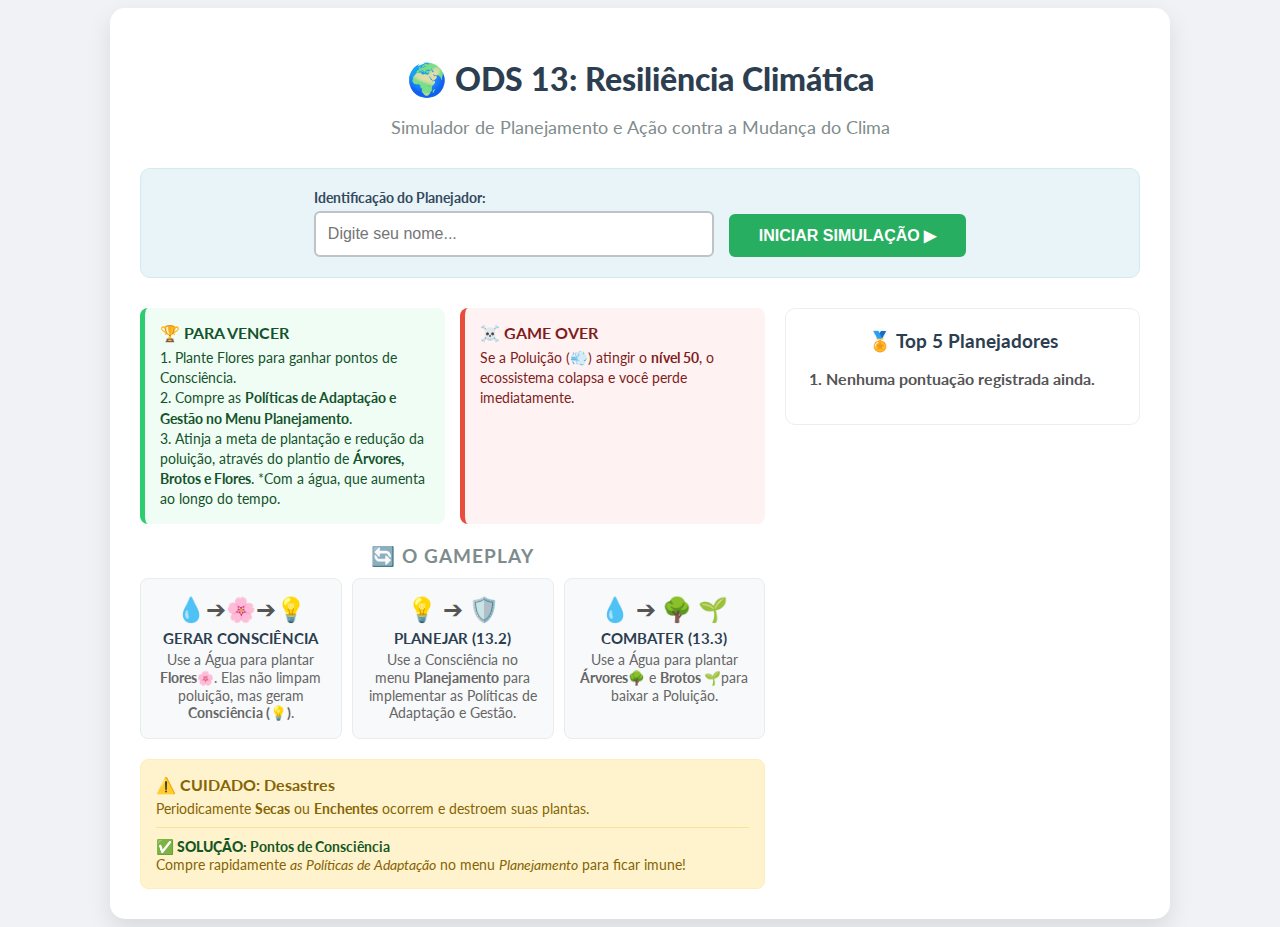
<file: index.html>
<!DOCTYPE html>
<html lang="pt-br">
<head>
    <meta charset="UTF-8">
    <meta name="viewport" content="width=device-width, initial-scale=1.0">
    <title>Início - Resiliência Climática</title>
    
    <link rel="preconnect" href="https://fonts.googleapis.com">
    <link rel="preconnect" href="https://fonts.gstatic.com" crossorigin>
    <link href="https://fonts.googleapis.com/css2?family=Lato:wght@300;400;700;900&display=swap" rel="stylesheet">
    
    <link rel="stylesheet" href="css/main.css">
    
    <script src="js/main.js" defer></script>
</head>
<body>

    <div class="container">
        <header>
            <h1>🌍 ODS 13: Resiliência Climática</h1>
            <p>Simulador de Planejamento e Ação contra a Mudança do Clima</p>
        </header>

        <main>
            <div class="start-section">
                <div class="input-wrapper">
                    <label for="player-name">Identificação do Planejador:</label>
                    <input type="text" id="player-name" placeholder="Digite seu nome...">
                </div>
                <button id="start-button">INICIAR SIMULAÇÃO ▶</button>
            </div>

            <div class="content-wrapper">
                
                <div class="rules-section">
                    
                    <div class="game-status-bar">
                        <div class="status-box win">
                            <h3>🏆 PARA VENCER</h3>
                            <p>1. Plante Flores para ganhar pontos de Consciência.<br>
                               2. Compre as <strong> Políticas de Adaptação e Gestão no Menu Planejamento</strong>.<br>
                               3. Atinja a meta de plantação e redução da poluição, através do plantio de <strong> Árvores, Brotos e Flores</strong>. *Com a água, que aumenta ao longo do tempo.<br>
                        </div>
                        <div class="status-box lose">
                            <h3>☠️ GAME OVER</h3>
                            <p>Se a Poluição (💨) atingir o <strong>nível 50</strong>, o ecossistema colapsa e você perde imediatamente.</p>
                        </div>
                    </div>

                    <h2 class="section-title">🔄 O Gameplay</h2>
                    <div class="game-cycle">
                        
                        <div class="step-card">
                            <div class="step-icon" style="white-space: nowrap;">💧➔🌸➔💡</div>
                            <h4>GERAR CONSCIÊNCIA</h4>
                            <p>Use a Água para plantar <strong>Flores</strong>🌸. Elas não limpam poluição, mas geram <strong>Consciência (💡)</strong>.</p>
                        </div>

                        <div class="step-card">
                            <div class="step-icon">💡 ➔ 🛡️</div>
                            <h4>PLANEJAR (13.2)</h4>
                            <p>Use a Consciência no menu <strong>Planejamento</strong> para implementar as Políticas de Adaptação e Gestão.</p>
                        </div>

                        <div class="step-card">
                            <div class="step-icon">💧 ➔ 🌳 🌱</div>
                            <h4>COMBATER (13.3)</h4>
                            <p>Use a Água para plantar <strong>Árvores🌳</strong> e <strong>Brotos 🌱</strong>para baixar a Poluição.</p>
                        </div>
                    </div>

                    <div class="alert-box">
                        <h3>⚠️ CUIDADO: Desastres</h3>
                        <p>Periodicamente <strong>Secas</strong> ou <strong>Enchentes</strong> ocorrem e destroem suas plantas.</p>
                        <hr>
                        <p class="solution"><strong>✅ SOLUÇÃO:</strong> Pontos de Consciência</p>
                        <p>Compre rapidamente <em> as Políticas de Adaptação</em> no menu <em>Planejamento</em>  para ficar imune!</p>
                    </div>

                </div>

                <div class="ranking-section">
                    <h2>🏅 Top 5 Planejadores</h2>
                    <ol id="ranking-list">
                        <li class="no-score">Nenhum registro ainda.</li>
                    </ol>
                </div>
                
            </div> 
        </main>
    </div>

</body>
</html>
</file>
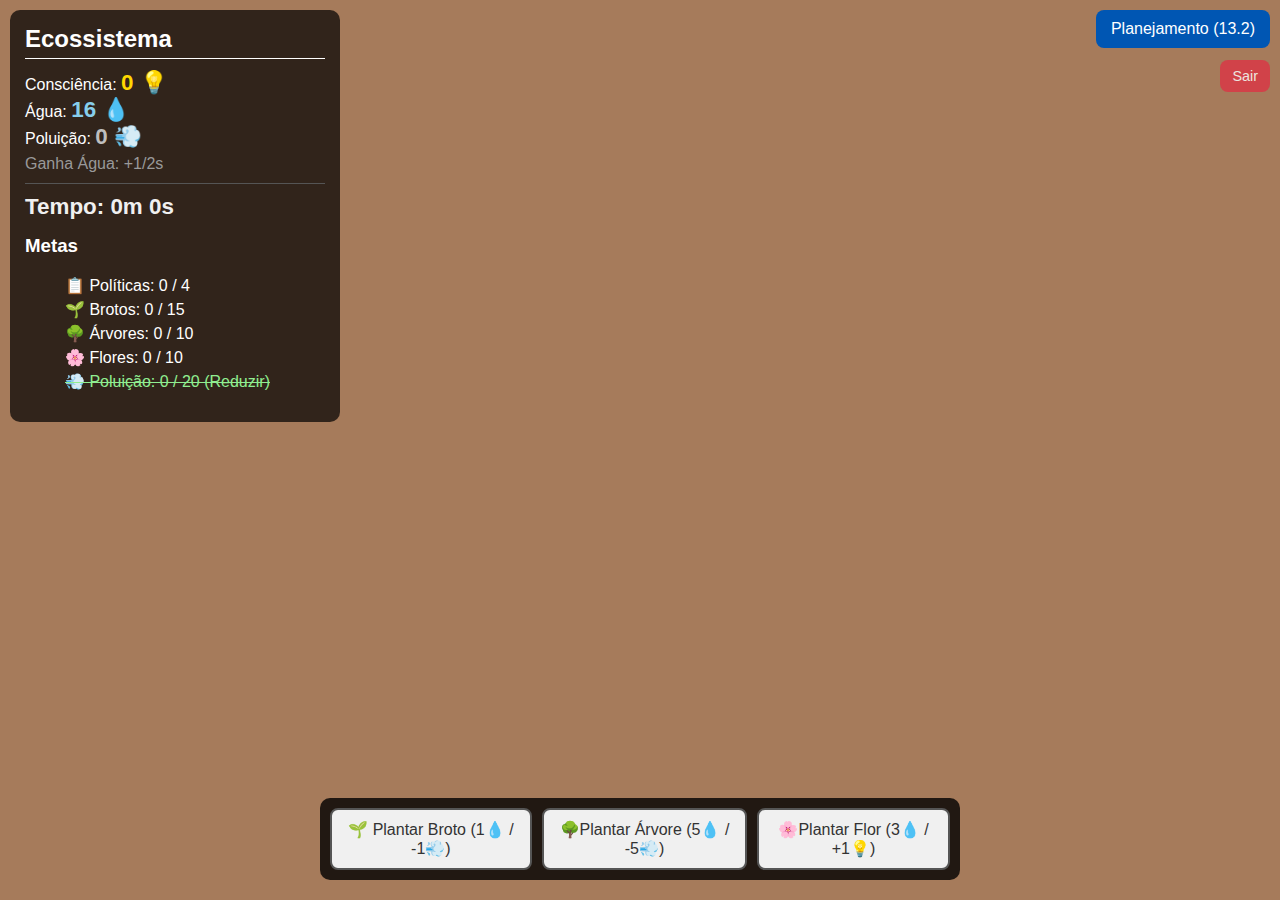
<file: game.html>
<!DOCTYPE html>
<html lang="pt-br">
<head>
    <meta charset="UTF-8">
    <meta name="viewport" content="width=device-width, initial-scale=1.0">
    <title>Jogando - Um simulador de Gerenciamento e Planejamento de Políticas</title>
    
    <link rel="stylesheet" href="css/game.css">
    
    <script src="js/game.js" defer></script>
</head>
<body>

    <audio id="plantSound" src="https://www.soundjay.com/buttons/sounds/button-10.mp3" preload="auto"></audio>
    <audio id="waterGainSound" src="https://www.soundjay.com/misc/sounds/water-drop-1.mp3" preload="auto"></audio>
    <audio id="pollutionSound" src="https://www.soundjay.com/human/sounds/cough-2.mp3" preload="auto"></audio>
    <audio id="droughtSound" src="https://www.soundjay.com/misc/sounds/fart-01.mp3" preload="auto"></audio>
    <audio id="winSound" src="https://www.soundjay.com/human/sounds/applause-2.mp3" preload="auto"></audio>
    <audio id="eventSound" src="https://www.soundjay.com/misc/sounds/bell-ringing-01.mp3" preload="auto"></audio>
    
    <div id="game-container">
        <div id="irrigation-visual" class="infrastructure-visual">
            <div class="pipe main-pipe"></div>
            <div class="pipe sprinkler-1"></div>
            <div class="pipe sprinkler-2"></div>
        </div>
        <div id="walls-visual" class="infrastructure-visual">
            <div class="wall wall-left"></div>
            <div class="wall wall-right"></div>
         </div>
        <div id="pollution-overlay"></div>
        <div id="ui-panel">
            <h2>Ecossistema</h2>
            <div>Consciência: <span id="awareness-display">0 💡</span></div>
            <div>Água: <span id="resource-display">15 💧</span></div>
            <div>Poluição: <span id="pollution-display">0 💨</span></div>
            <div id="bonus-display">Bônus Água: (Inativo 🐝)</div>
            
            <div id="timer-display">Tempo: 0m 0s</div>
            
            <h3 style="margin-top: 15px;">Metas</h3>
            <ul id="goals-display">
                <li id="goal-planning">📋 Políticas: 0 / 4</li>
                
                <li id="goal-sapling">🌱 Brotos: 0 / 15</li>
                <li id="goal-tree">🌳 Árvores: 0 / 10</li>
                <li id="goal-flower">🌸 Flores: 0 / 10</li>
                <li id="goal-pollution">💨 Poluição: 0 / 20 (Reduzir)</li>
            </ul>
        </div>
        <div id="toolbox">
            <button class="tool-button" data-plant="sapling" data-cost="1" data-emoji="🌱" data-poll-redux="1">
                🌱 Plantar Broto (1💧 / -1💨)
            </button>
            <button id="tree-button" class="tool-button" data-plant="tree" data-cost="5" data-emoji="🌳" data-poll-redux="5">
                🌳Plantar Árvore (5💧 / -5💨)
            </button>
            <button class="tool-button" data-plant="flower" data-cost="3" data-emoji="🌸" data-poll-redux="0">
                🌸Plantar Flor (3💧 / +1💡)
            </button>
        </div>
        
        <button id="planning-button">Planejamento (13.2)</button>

        <button id="quit-game-button">Sair</button>
        
        <div id="event-alert">ALERTA: SECA!</div>
        
        <button id="fund-button">Receber Fundo Climático (13.a)</button>

        <div id="no-water-msg" class="feedback-msg">Sem Água!</div>
        <div id="drought-msg" class="feedback-msg">SECA POR POLUIÇÃO!<br>A poluição bloqueou a água!</div>
    </div>
    
    <div id="win-overlay">
        <h2>🎉 PARABÉNS! 🎉</h2>
        <p id="win-message">Você venceu em 0m 0s!</p>
        <button id="return-button">Voltar ao Início</button>
    </div>

    <div id="gameover-overlay">
        <h2>❌ GAME OVER! ❌</h2>
        <p id="gameover-message">A poluição atingiu um nível crítico (50). O ecossistema entrou em colapso.</p>
        <button id="gameover-return-button">Voltar ao Início</button>
    </div>

    <div id="planning-menu">
        <h2>Plano de Ação Climática (13.2)</h2>
        <p>Use seus Pontos de Consciência (💡) para implementar políticas de adaptação (Irrigação e Muros) e Gestão (Capacitaçao local e Educação)</p>
        
        <div class="upgrades-container">
            <div class="upgrade-card">
                <h3>Irrigação (13.1)</h3>
                <p>Reduz o impacto das Secas aleatórias.</p>
                <button class="upgrade-button" id="upgrade-irrigation" data-cost="5">Custo: 5 💡</button>
            </div>
            <div class="upgrade-card">
                <h3>Muros (13.1)</h3>
                <p>Protege Brotos, Árvores e Flores de Enchentes.</p>
                <button class="upgrade-button" id="upgrade-walls" data-cost="5">Custo: 5 💡</button>
            </div>
            <div class="upgrade-card">
                <h3>Capacitação Local (13.b)</h3>
                <p>Otimiza o processo de plantio. Reduz custo da árvore de 5 para 4 💧.</p>
                <button class="upgrade-button" id="upgrade-capacity" data-cost="10">Custo: 10 💡</button>
            </div>
            <div class="upgrade-card">
                <h3>Educação (13.3)</h3>
                <p>Tecnologia Florestal: Maximiza a captura de carbono em -6 da Poluição.</p>
                <button class="upgrade-button" id="upgrade-education" data-cost="8">Custo: 8 💡</button>
            </div>
        </div>
        
        <button id="close-planning" class="upgrade-button">Fechar</button>
    </div>

</body>
</html>
</file>
<file: css/main.css>
/* --- CSS GERAL --- */
body {
    background-color: #f0f2f5;
    font-family: 'Lato', sans-serif;
}

.container {
    max-width: 1000px; /* Um pouco mais largo para caber os cards */
    margin: 0 auto;
    background: white;
    padding: 30px;
    border-radius: 15px;
    box-shadow: 0 10px 25px rgba(0,0,0,0.1);
}

/* --- HEADER & INPUT --- */
header { text-align: center; margin-bottom: 30px; }
header h1 { color: #2c3e50; margin-bottom: 5px; font-weight: 900; }
header p { color: #7f8c8d; font-size: 1.1em; }

.start-section {
    background: #e8f4f8;
    padding: 20px;
    border-radius: 10px;
    display: flex;
    gap: 15px;
    justify-content: center;
    align-items: end;
    margin-bottom: 30px;
    border: 1px solid #d1ebf1;
}

.input-wrapper { display: flex; flex-direction: column; flex-grow: 1; max-width: 400px; }
.input-wrapper label { font-weight: bold; margin-bottom: 5px; color: #34495e; font-size: 0.9em; }
#player-name {
    padding: 12px;
    border: 2px solid #bdc3c7;
    border-radius: 6px;
    font-size: 1em;
}

#start-button {
    padding: 12px 30px;
    background-color: #27ae60;
    color: white;
    font-weight: bold;
    border: none;
    border-radius: 6px;
    cursor: pointer;
    font-size: 1em;
    transition: transform 0.2s, background 0.2s;
}
#start-button:hover { background-color: #219150; transform: translateY(-2px); }

/* --- LAYOUT DUAS COLUNAS --- */
.content-wrapper {
    display: flex;
    gap: 20px;
    align-items: flex-start;
}

/* --- REGRAS (NOVO DESIGN) --- */
.rules-section { flex: 2; }
.section-title {
    text-align: center;
    font-size: 1.2em;
    color: #7f8c8d;
    margin: 20px 0 10px 0;
    text-transform: uppercase;
    letter-spacing: 1px;
}

/* Barra de Status (Win/Lose) */
.game-status-bar {
    display: flex;
    gap: 15px;
    margin-bottom: 20px;
}
.status-box {
    flex: 1;
    padding: 15px;
    border-radius: 8px;
    border-left: 5px solid;
}
.status-box h3 { margin: 0 0 5px 0; font-size: 1em; text-transform: uppercase; }
.status-box p { margin: 0; font-size: 0.9em; line-height: 1.4; }

.status-box.win {
    background-color: #f0fdf4;
    border-color: #2ecc71;
    color: #14532d;
}
.status-box.lose {
    background-color: #fef2f2;
    border-color: #e74c3c;
    color: #7f1d1d;
}

/* Ciclo do Jogo (Cards) */
.game-cycle {
    display: flex;
    gap: 10px;
}
.step-card {
    flex: 1;
    background: #f8f9fa;
    border: 1px solid #e9ecef;
    border-radius: 8px;
    padding: 15px;
    text-align: center;
    position: relative;
}
.step-number {
    background: #34495e;
    color: white;
    width: 25px;
    height: 25px;
    border-radius: 50%;
    display: flex;
    align-items: center;
    justify-content: center;
    font-weight: bold;
    margin: 0 auto 10px auto;
}
.step-icon { font-size: 1.5em; margin-bottom: 5px; color: #555; }
.step-card h4 { margin: 5px 0; color: #2c3e50; font-size: 0.95em; }
.step-card p { font-size: 0.85em; color: #666; margin: 0; line-height: 1.3; }

/* Caixa de Alerta */
.alert-box {
    margin-top: 20px;
    background-color: #fff3cd;
    border: 1px solid #ffeeba;
    padding: 15px;
    border-radius: 8px;
    color: #856404;
}
.alert-box h3 { margin: 0 0 5px 0; font-size: 1em; }
.alert-box p { margin: 0; font-size: 0.9em; }
.alert-box hr { border: 0; border-top: 1px solid #fae398; margin: 10px 0; }
.alert-box .solution { color: #155724; font-weight: bold; }

/* --- RANKING --- */
.ranking-section {
    flex: 1;
    background: #fff;
    border: 1px solid #eee;
    padding: 20px;
    border-radius: 10px;
}
.ranking-section h2 { margin-top: 0; font-size: 1.2em; color: #2c3e50; text-align: center; }
#ranking-list { padding-left: 20px; }
#ranking-list li { margin-bottom: 8px; font-weight: bold; color: #555; }
#ranking-list li span { float: right; color: #27ae60; }
</file>
<file: css/game.css>
body, html {
    margin: 0; padding: 0; height: 100%;
    font-family: Arial, sans-serif; overflow: hidden;
}
#game-container {
    position: relative; width: 100%; height: 100vh;
    background-color: #A67B5B; cursor: pointer;
}/*Poluição Visual*/
#pollution-overlay {
    position: absolute; top: 0; left: 0;
    width: 100%; height: 100%;
    background-color: rgba(60, 60, 60, 0.9); /* (ou a cor que você escolheu acima) */
    opacity: 0;
    pointer-events: none;
    transition: opacity 1s linear, filter 1s linear; /* AGORA TAMBÉM TRANSICIONA O FILTRO */
    z-index: 5;
    filter: blur(0px); /* Começa sem blur */
}

/* --- PAINEL PRINCIPAL (UI) --- */
#ui-panel {
    position: absolute; top: 10px; left: 10px;
    background-color: rgba(0, 0, 0, 0.7); color: white;
    padding: 15px; border-radius: 10px;
    z-index: 10;
    width: 300px;
}
#ui-panel h2 { margin: 0 0 10px 0; border-bottom: 1px solid #fff; padding-bottom: 5px; }

/*Display de Conscientização (13.3) */
#awareness-display { font-size: 1.4em; font-weight: bold; color: #FFD700; }

#resource-display, #pollution-display { font-size: 1.4em; font-weight: bold; }
#resource-display { color: #87CEEB; }
#pollution-display { color: #BEBEBE; }
#bonus-display { font-size: 1em; color: #90EE90; margin-top: 5px; }

#timer-display {
    font-size: 1.4em; font-weight: bold;
    color: #f0f0f0; margin-top: 10px;
    border-top: 1px solid #555; padding-top: 10px;
}

#goals-display li { list-style: none; margin-top: 5px; }
.completed { color: #90EE90; text-decoration: line-through; }

/* --- CAIXA DE FERRAMENTAS (PLANTIO) --- */
#toolbox {
    position: absolute; bottom: 20px; left: 50%;
    transform: translateX(-50%); background-color: rgba(0, 0, 0, 0.8);
    padding: 10px; border-radius: 10px;
    display: flex; gap: 10px; z-index: 10;
}
.tool-button {
    font-size: 1em; padding: 10px 15px; border: 2px solid #555;
    border-radius: 8px; cursor: pointer; background-color: #f0f0f0; color: #333;
}
.tool-button:hover { background-color: #ddd; }
.tool-button.selected {
    background-color: #90EE90; border-color: #006400; box-shadow: 0 0 10px #90EE90;
}

/* --- BOTÃO DE PLANEJAMENTO (13.2) --- */
#planning-button {
    position: absolute;
    top: 10px;
    right: 10px;
    font-size: 1em;
    padding: 10px 15px;
    background-color: #0056b3;
    color: white;
    border: none;
    border-radius: 8px;
    cursor: pointer;
    z-index: 11;
}
#planning-button:hover { background-color: #003d80; }

/* --- ALERTAS DE EVENTOS (13.1 / 13.a) --- */
#event-alert {
    position: absolute;
    top: 10px;
    left: 50%;
    transform: translateX(-50%);
    padding: 15px;
    background-color: #FF4500; /* Vermelho alerta */
    color: white;
    font-size: 1.2em;
    font-weight: bold;
    border-radius: 8px;
    z-index: 20; 
    display: none;
}
#event-alert.positive {
    background-color: #28a745; /* Verde positivo */
}

/* --- MENU DE PLANEJAMENTO (13.2 / 13.3) --- */
#planning-menu {
    position: absolute;
    top: 0; left: 0;
    width: 100%; height: 100%;
    background-color: rgba(0, 0, 0, 0.9);
    z-index: 90;
    display: none;
    flex-direction: column;
    justify-content: center;
    align-items: center;
    color: white;
}
#planning-menu h2 {
    font-size: 2.5em;
    color: #FFD700;
}
#planning-menu .upgrades-container {
    display: flex;
    gap: 20px;
}
.upgrade-card {
    background-color: #333;
    border: 2px solid #555;
    padding: 20px;
    border-radius: 10px;
    width: 200px;
    text-align: center;
}
.upgrade-card h3 { margin-top: 0; }
.upgrade-button {
    font-size: 1em;
    padding: 10px;
    width: 100%;
    background-color: #0056b3;
    color: white;
    border: none;
    border-radius: 5px;
    cursor: pointer;
}
.upgrade-button:hover { background-color: #003d80; }
.upgrade-button.purchased {
    background-color: #555;
    color: #aaa;
    cursor: not-allowed;
}
#close-planning {
    margin-top: 30px;
    font-size: 1em;
    padding: 10px 20px;
    background-color: #888;
}

/* --- BOTÃO FUNDO VERDE (13.a) --- */
#fund-button {
    position: absolute;
    bottom: 30%;
    left: 50%;
    transform: translateX(-50%);
    font-size: 1.2em;
    padding: 15px;
    background-color: gold;
    color: black;
    border: 2px solid darkgoldenrod;
    border-radius: 10px;
    cursor: pointer;
    z-index: 11;
    display: none;
}

/* --- Plantas --- */
.plant { 
    position: absolute; 
    font-size: 1.8rem; 
    transform: translate(-50%, -50%); 
    user-select: none; 
    pointer-events: none; 
}

/* Mensagens de Feedback (Seca, Sem Água) */
.feedback-msg {
    position: absolute;
    top: 50%;
    left: 50%;
    transform: translate(-50%, -50%);
    font-size: 2em;
    font-weight: bold;
    display: none;
    background-color: rgba(0,0,0,0.7);
    padding: 15px;
    border-radius: 10px;
    text-align: center;
    z-index: 20;
}
#no-water-msg { color: #87CEEB; }
#drought-msg { color: #FF4500; }

/* --- Tela de Vitória --- */
#win-overlay { 
    position: absolute;
    top: 0; left: 0;
    width: 100%; height: 100%;
    background-color: rgba(0, 0, 0, 0.85);
    z-index: 100;
    display: none;
    justify-content: center;
    align-items: center;
    text-align: center;
    color: white;
    flex-direction: column;
}
#win-overlay h2 {
    font-size: 3.5em;
    color: #FFD700; /* Dourado */
    margin: 0;
}
#win-overlay p {
    font-size: 1.5em;
    margin: 15px 0 25px 0;
}
#return-button {
    font-size: 1.2em;
    padding: 12px 25px;
    background-color: #28a745;
    color: white;
    border: none;
    border-radius: 5px;
    cursor: pointer;
    transition: background-color 0.3s;
}
#return-button:hover {
    background-color: #218838;
}

/* --- NOVO: Estilo da Tela de Game Over --- */
#gameover-overlay {
    position: absolute;
    top: 0; left: 0;
    width: 100%; height: 100%;
    background-color: rgba(70, 0, 0, 0.9); /* Fundo vermelho escuro */
    z-index: 100; /* Mesma camada da vitória, na frente de tudo */
    display: none;
    justify-content: center;
    align-items: center;
    text-align: center;
    color: white;
    flex-direction: column;
}
#gameover-overlay h2 {
    font-size: 3.5em;
    color: #FF4500; /* Vermelho vibrante */
    margin: 0;
}
#gameover-overlay p {
    font-size: 1.5em;
    margin: 15px 0 10px 0; /* Ajuste para ter duas linhas de texto */
}
#gameover-return-button {
    font-size: 1.2em;
    padding: 12px 25px;
    background-color: #dc3545; /* Vermelho padrão Bootstrap */
    color: white;
    border: none;
    border-radius: 5px;
    cursor: pointer;
    transition: background-color 0.3s;
    margin-top: 20px; /* Espaço do botão */
}
#gameover-return-button:hover {
    background-color: #c82333;
}
/* --- FIM NOVO: Estilo da Tela de Game Over --- */

/* ... (código CSS existente) ... */

/* Botão de Sair */
#quit-game-button {
    position: absolute;
    top: 60px; /* Posição abaixo do botão "Planejamento" */
    right: 10px;
    font-size: 0.9em;
    padding: 8px 12px;
    background-color: #dc3545; /* Vermelho (cor de "perigo" ou "sair") */
    color: white;
    border: none;
    border-radius: 8px;
    cursor: pointer;
    z-index: 11; /* Mesma camada do botão de planejamento */
    opacity: 0.8; /* Fica um pouco sutil */
    transition: opacity 0.3s;
}

#quit-game-button:hover {
    opacity: 1; /* Opacidade total ao passar o mouse */
}

/* --- VISUALIZAÇÕES DE INFRAESTRUTURA (13.2) --- */
.infrastructure-visual {    
    display: none; /* COMEÇA ESCONDIDO */
    position: absolute;
    width: 100%;
    height: 100%;
    top: 0;
    left: 0;
    pointer-events: none; /* O jogador pode clicar "através" */
    z-index: 1; /* Fica atrás da UI (que é z-index 10+) */
}
/* --- Estilos dos Muros --- */
.wall {
    position: absolute;
    top: 0;
    height: 100%;
    width: 30px; /* Largura do muro */
    background-color: #6b6b6b; /* Cor de concreto */
    border: 4px solid #4a4a4a;
    box-sizing: border-box; /* Impede que a borda aumente a largura */
}
.wall-left { left: 0; }
.wall-right { right: 0; }

/* --- Estilos da Irrigação (Tubulação) --- */
.pipe {
    position: absolute;
    background-color: #a0a0a0; /* Cor de cano (PVC/Metal) */
    border: 4px solid #777;
    box-sizing: border-box;
}
.main-pipe {
    bottom: 100px; /* Fica logo acima da caixa de ferramentas */
    left: 0;
    width: 100%;
    height: 20px;
}
.sprinkler-1 {
    bottom: 100px;
    left: 30%; /* Posição do primeiro "sprinkler" */
    width: 15px;
    height: 60px; /* Altura do sprinkler */
}
.sprinkler-2 {
    bottom: 100px;
    left: 70%; /* Posição do segundo "sprinkler" */
    width: 15px;
    height: 60px;
}
/* --- RESPONSIVIDADE (CELULAR) PARA O GAME --- */
@media (max-width: 600px) {
    
    /* 1. Ajusta o Painel de Informações (UI) */
    #ui-panel {
        width: 90%; /* Ocupa quase toda a largura */
        left: 5%;   /* Centraliza */
        top: 5px;
        padding: 10px;
    }
    
    #ui-panel h2 {
        font-size: 1.2em; /* Diminui o título */
        margin-bottom: 5px;
    }
    
    /* Diminui o texto dos recursos para caber na linha */
    #ui-panel div {
        font-size: 0.9em;
        display: inline-block; /* Coloca recursos lado a lado se der */
        margin-right: 10px;
    }
    
    /* Esconde a lista de metas detalhada para ganhar espaço (opcional) */
    /* Ou diminui muito a fonte */
    #goals-display {
        font-size: 0.8em;
        padding-left: 0;
        display: flex;
        flex-wrap: wrap;
        gap: 5px;
    }
    #goals-display li {
        background: rgba(0,0,0,0.3);
        padding: 2px 5px;
        border-radius: 4px;
    }

    /* 2. Ajusta a Caixa de Ferramentas (Botões) */
    #toolbox {
        width: 95%;
        bottom: 10px;
        padding: 5px;
        gap: 5px;
        flex-wrap: wrap; /* Permite quebra de linha se necessário */
    }
    
    .tool-button {
        font-size: 0.85em; /* Texto menor */
        padding: 8px 5px;
        flex: 1; /* Botões esticam para preencher espaço */
    }

    /* 3. Ajusta o Menu de Planejamento */
    #planning-menu {
        padding-top: 20px;
    }
    #planning-menu h2 {
        font-size: 1.5em;
    }
    #planning-menu .upgrades-container {
        flex-direction: column; /* Empilha os upgrades */
        overflow-y: auto; /* Permite rolar a tela se não couber */
        max-height: 60vh; /* Altura máxima para não cobrir botão fechar */
        width: 90%;
    }
    .upgrade-card {
        width: 100%; /* Card ocupa largura total */
        margin-bottom: 10px;
        padding: 10px;
    }

    /* 4. Botões de Sistema (Sair e Planejamento) */
    #planning-button {
        top: auto;
        bottom: 80px; /* Move para baixo, perto do toolbox */
        right: 10px;
        padding: 8px 12px;
        font-size: 0.8em;
    }
    
    #quit-game-button {
        top: auto;
        bottom: 80px; /* Move para baixo também */
        left: 10px;   /* Coloca na esquerda */
        right: auto;
        padding: 8px 12px;
        font-size: 0.8em;
    }

    /* 5. Textos de Feedback (Seca/Game Over) */
    .feedback-msg {
        font-size: 1.5em;
        width: 90%;
    }
    #win-overlay h2, #gameover-overlay h2 {
        font-size: 2em;
    }
}
</file>
